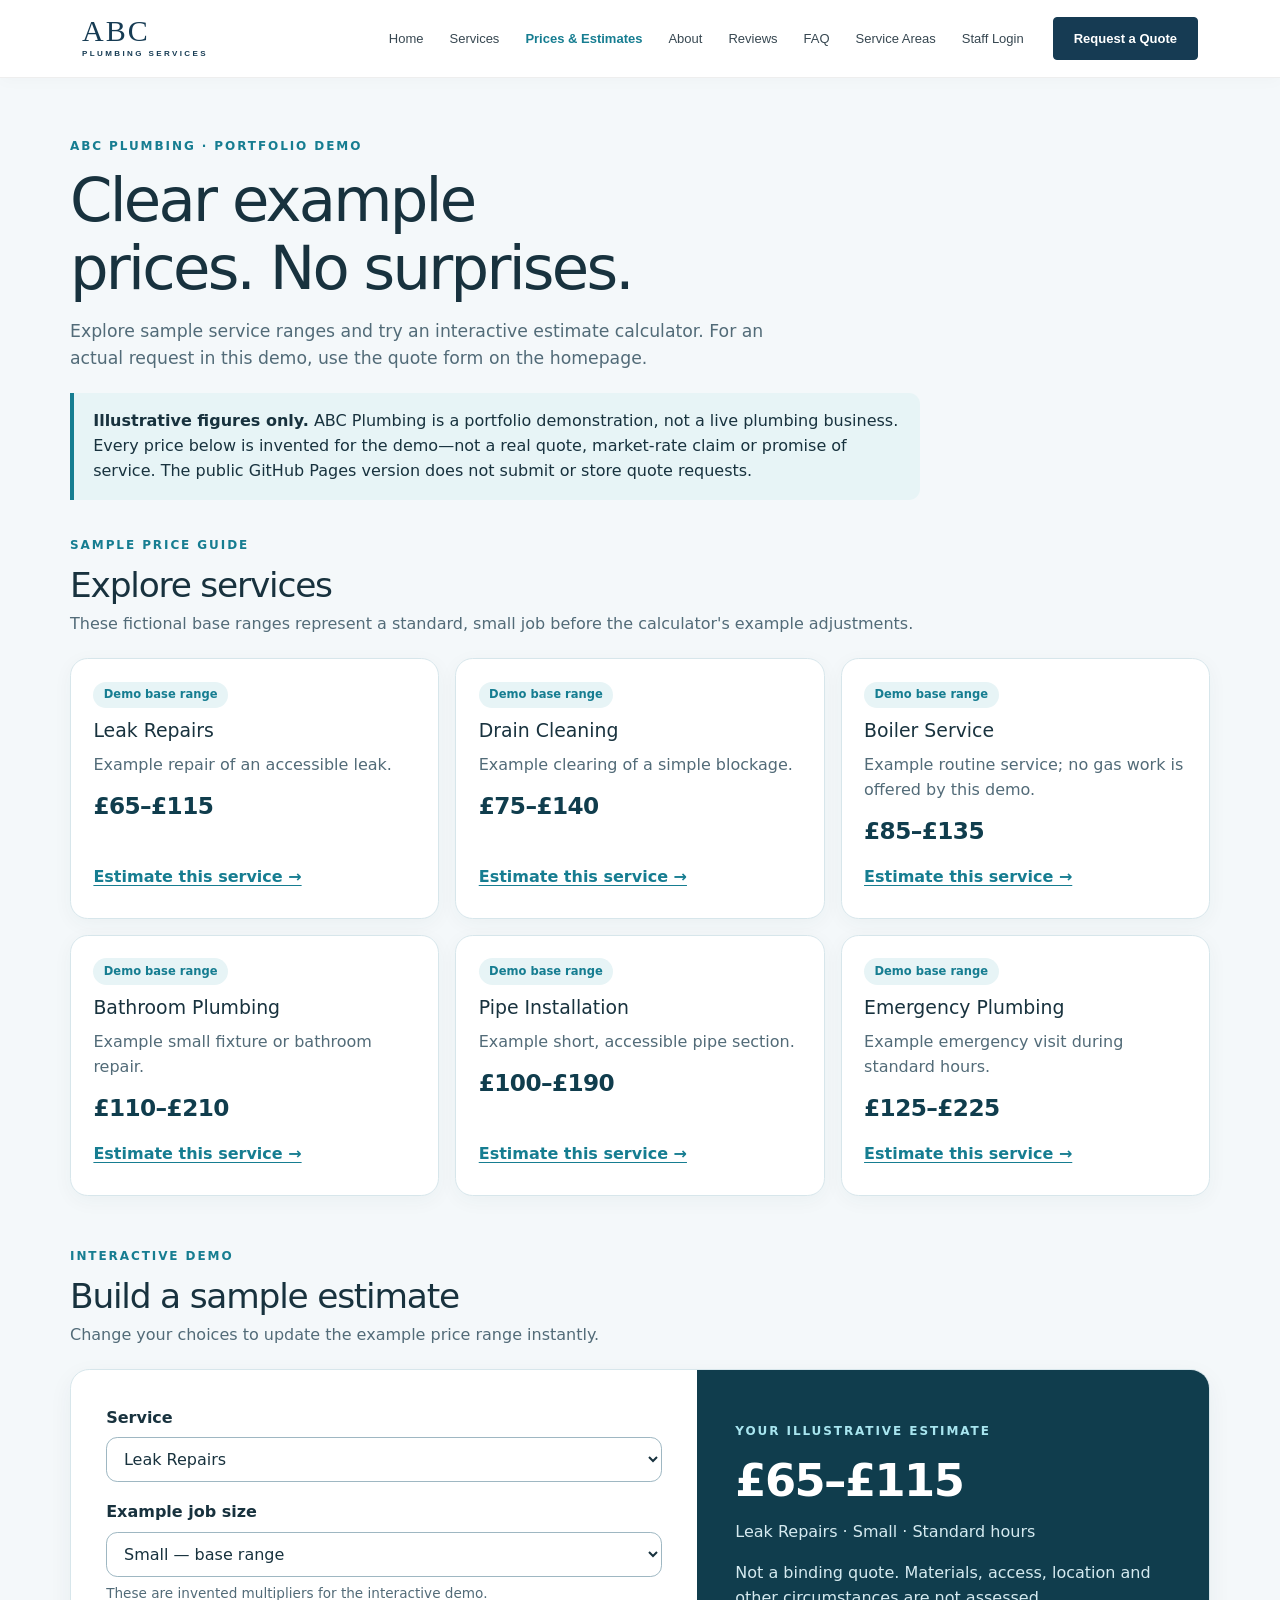
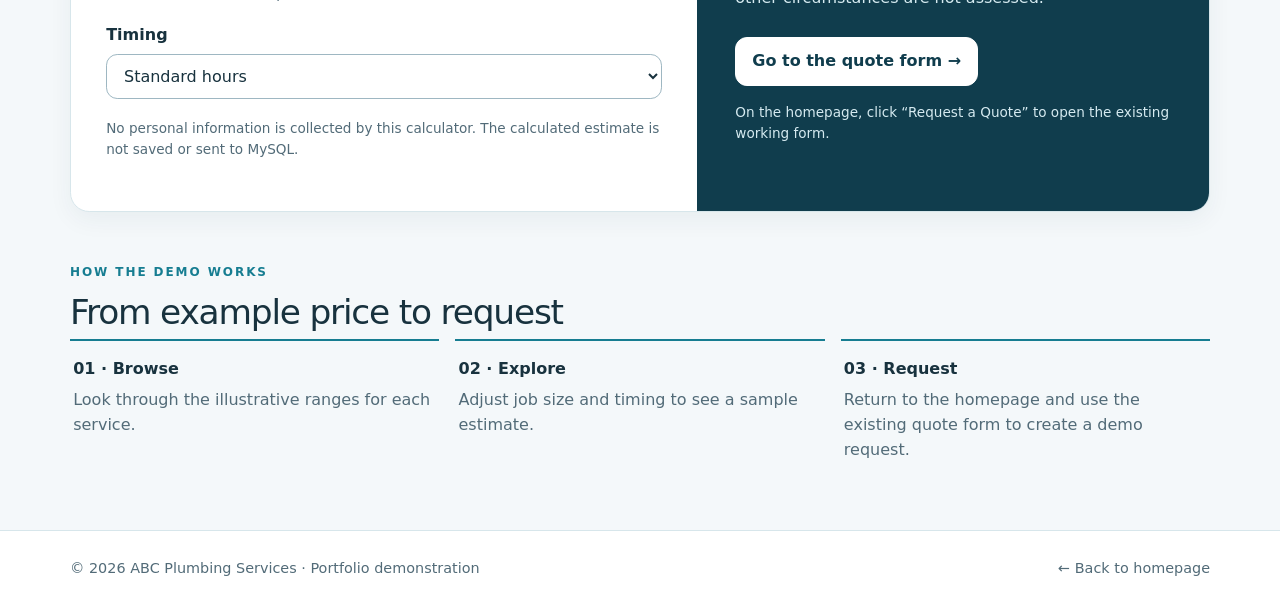
<file: prices.html>
<!DOCTYPE html>
<html lang="en">
<head>
  <meta charset="UTF-8">
  <meta name="viewport" content="width=device-width, initial-scale=1">
  <meta name="description" content="ABC Plumbing portfolio demonstration: interactive example price ranges and estimate calculator.">
  <title>Example Prices &amp; Estimate | ABC Plumbing</title>
<link href="https://cdn.jsdelivr.net/npm/bootstrap@5.3.8/dist/css/bootstrap.min.css" rel="stylesheet">
  <link href="https://cdn.jsdelivr.net/npm/bootstrap-icons@1.11.3/font/bootstrap-icons.min.css" rel="stylesheet">
  <link href="css/style.css" rel="stylesheet">
  <style>
    /* Price-page styles are scoped so the shared homepage navbar keeps its original appearance. */
    :root { color-scheme: light; --price-teal:#167d91; --price-deep:#103d4d; --price-ink:#18323e; --price-muted:#526b78; --price-bg:#f4f8fa; --price-line:#d7e6eb; }
    html { scroll-behavior: smooth; }
    body.prices-page { background:var(--price-bg); color:var(--price-ink); }
    .prices-content, .prices-footer { font: 16px/1.55 system-ui,-apple-system,Segoe UI,Arial,sans-serif; }
    .prices-content *, .prices-footer * { box-sizing:border-box; }
    .prices-shell { width:min(1140px,calc(100% - 2rem)); margin-inline:auto; }
    .navbar .nav-link[aria-current="page"] { color:var(--price-teal); font-weight:700; }
    .prices-content a, .prices-footer a { color:inherit; }
    .prices-content a:hover, .prices-content a:focus-visible, .prices-footer a:hover, .prices-footer a:focus-visible { color:var(--price-teal); }
    .prices-content button, .prices-content select { font:inherit; }
    .prices-hero { padding:3.7rem 0 2.25rem; }
    .prices-content .eyebrow { margin:0 0 .65rem; color:var(--price-teal); font-size:.75rem; font-weight:850; text-transform:uppercase; letter-spacing:.16em; }
    .prices-content h1 { font-size:clamp(2.1rem,5vw,3.8rem); line-height:1.12; letter-spacing:-.045em; margin:0 0 1rem; max-width:15ch; }
    .prices-hero p:last-of-type { color:var(--price-muted); font-size:1.08rem; max-width:65ch; }
    .prices-content .notice { border-left:4px solid var(--price-teal); background:#e7f4f6; padding:1rem 1.2rem; border-radius:0 .7rem .7rem 0; margin:1.35rem 0 0; max-width:850px; }
    .prices-content section { margin-bottom:3.2rem; }
    .prices-content h2 { margin:0 0 .35rem; font-size:clamp(1.55rem,3.5vw,2.15rem); letter-spacing:-.035em; }
    .prices-content .section-intro { margin:.15rem 0 1.35rem; color:var(--price-muted); }
    .prices-content .cards { display:grid; grid-template-columns:repeat(3,minmax(0,1fr)); gap:1rem; }
    .prices-content .price-card { display:flex; flex-direction:column; gap:.65rem; border:1px solid var(--price-line); background:#fff; border-radius:1.1rem; padding:1.4rem; box-shadow:0 5px 20px rgba(16,61,77,.045); }
    .prices-content .price-card h3 { font-size:1.18rem; line-height:1.3; margin:0; }
    .prices-content .price-card p { margin:0; color:var(--price-muted); }
    .prices-content .price-card .price { font-size:1.45rem; font-weight:800; letter-spacing:-.025em; color:var(--price-deep); }
    .prices-content .tag { display:inline-block; align-self:flex-start; color:var(--price-teal); background:#e7f4f6; font-size:.72rem; font-weight:800; border-radius:99px; padding:.27rem .65rem; }
    .prices-content .price-card button { margin-top:auto; align-self:flex-start; border:0; color:var(--price-teal); background:transparent; font-weight:800; cursor:pointer; padding:.35rem 0; text-align:left; text-decoration:underline; text-underline-offset:3px; }
    .prices-content .price-card button:hover, .prices-content .price-card button:focus-visible { color:var(--price-deep); }
    .prices-content .estimate { display:grid; grid-template-columns:minmax(0,1.1fr) minmax(280px,.9fr); border:1px solid var(--price-line); border-radius:1.2rem; overflow:hidden; background:#fff; box-shadow:0 8px 24px rgba(16,61,77,.055); }
    .prices-content .estimate-form { padding:clamp(1.25rem,4vw,2.2rem); }
    .prices-content .field { margin-bottom:1.15rem; }
    .prices-content label { display:block; font-weight:750; margin-bottom:.4rem; }
    .prices-content select { width:100%; border:1px solid #9eb7c2; border-radius:.7rem; padding:.7rem 2.4rem .7rem .8rem; background:#fff; color:var(--price-ink); }
    .prices-content select:focus-visible, .prices-content button:focus-visible, .prices-content a:focus-visible { outline:3px solid #74c4d3; outline-offset:3px; }
    .prices-content .field-help { margin:.4rem 0 0; color:var(--price-muted); font-size:.85rem; }
    .prices-content .estimate-result { display:flex; flex-direction:column; justify-content:center; background:var(--price-deep); color:#fff; padding:clamp(1.4rem,4vw,2.4rem); }
    .prices-content .estimate-result .eyebrow { color:#a8e5ef; }
    .prices-content .amount { font-size:clamp(2rem,4vw,2.8rem); font-weight:850; line-height:1.18; letter-spacing:-.035em; margin:.3rem 0 .75rem; }
    .prices-content .estimate-result p { color:#d5eaf0; }
    .prices-content .price-button { display:inline-flex; justify-content:center; align-items:center; gap:.4rem; border:1px solid var(--price-teal); background:var(--price-teal); color:#fff; border-radius:.75rem; padding:.68rem 1rem; font-weight:750; text-decoration:none; cursor:pointer; }
    .prices-content .estimate-result .price-button { background:#fff; color:var(--price-deep); border-color:#fff; align-self:flex-start; margin-top:.65rem; }
    .prices-content .estimate-result .price-button:hover, .prices-content .estimate-result .price-button:focus-visible { background:#dcf4f7; border-color:#dcf4f7; color:var(--price-deep); }
    .prices-content .fine-print { font-size:.85rem; color:var(--price-muted); margin-top:1rem; }
    .prices-content .steps { display:grid; grid-template-columns:repeat(3,minmax(0,1fr)); gap:1rem; }
    .prices-content .step { border-top:2px solid var(--price-teal); padding:1rem .2rem; }
    .prices-content .step strong { display:block; margin-bottom:.4rem; }
    .prices-content .step p { color:var(--price-muted); margin:0; }
    .prices-footer { border-top:1px solid var(--price-line); background:#fff; padding:1.6rem 0; color:var(--price-muted); font-size:.9rem; }
    .prices-footer .prices-shell { display:flex; flex-wrap:wrap; gap:.6rem; align-items:center; justify-content:space-between; }
    @media(max-width:860px) { .prices-content .cards { grid-template-columns:repeat(2,minmax(0,1fr)); } .prices-content .estimate { grid-template-columns:1fr; } }
    @media(max-width:550px) { .prices-content .cards, .prices-content .steps { grid-template-columns:1fr; } .prices-hero { padding-top:2.3rem; } }

    /* The title arrives from the left on initial page load; subsequent sections still reveal on scroll. */
    .prices-hero > .eyebrow {
      animation: pricesHeroAppear .65s ease-out .05s both;
    }
    .prices-hero > h1 {
      animation: pricesTitleFromLeft .9s cubic-bezier(.2,.75,.2,1) .15s both;
    }
    .prices-hero > p:not(.eyebrow) {
      animation: pricesHeroAppear .7s ease-out .4s both;
    }
    .prices-hero > .notice {
      animation: pricesHeroAppear .7s ease-out .55s both;
    }
    @keyframes pricesTitleFromLeft {
      from { opacity: 0; transform: translate3d(-48px, 0, 0); }
      to { opacity: 1; transform: translate3d(0, 0, 0); }
    }
    @keyframes pricesHeroAppear {
      from { opacity: 0; transform: translate3d(0, 12px, 0); }
      to { opacity: 1; transform: translate3d(0, 0, 0); }
    }
    @media (prefers-reduced-motion: reduce) {
      .prices-hero > .eyebrow,
      .prices-hero > h1,
      .prices-hero > p:not(.eyebrow),
      .prices-hero > .notice { animation: none !important; }
    }

    /* Same gentle scroll reveal as ABC Plumbing's homepage. Content stays visible without JS. */
    html.abc-reveal-enabled .prices-content .abc-reveal-item {
      transition: opacity .7s ease, transform .7s cubic-bezier(.2,.75,.2,1);
      transition-delay: var(--abc-reveal-delay, 0ms);
    }
    html.abc-reveal-enabled .prices-content .abc-reveal-item:not(.abc-reveal-visible) {
      opacity: 0;
      transform: translate3d(0, 24px, 0);
    }
    /* Explore services and its first three cards glide in from the left. */
    html.abc-reveal-enabled .prices-content .abc-reveal-item.prices-slide-left:not(.abc-reveal-visible) {
      transform: translate3d(-48px, 0, 0);
    }
    html.abc-reveal-enabled .prices-content .abc-reveal-item.abc-reveal-visible {
      opacity: 1;
      transform: translate3d(0, 0, 0);
    }
    @media (prefers-reduced-motion: reduce) {
      html.abc-reveal-enabled .prices-content .abc-reveal-item {
        transition: none !important;
        opacity: 1 !important;
        transform: none !important;
      }
    }
  </style>
</head>
<body class="prices-page">
<nav class="navbar navbar-expand-lg bg-white sticky-top" aria-label="Main navigation">



    <div class="container">





        <!-- LOGO -->



        <a

            class="navbar-brand logo"

            href="index.html#home"

            aria-label="ABC Plumbing Services home"

        >



            <span class="logo-main">

                ABC

            </span>



            <span class="logo-small">

                PLUMBING SERVICES

            </span>



        </a>







        <!-- MOBILE BURGER -->



        <button

            class="navbar-toggler"

            type="button"

            data-bs-toggle="collapse"

            data-bs-target="#mainNavbar"

            aria-controls="mainNavbar"

            aria-expanded="false"

            aria-label="Toggle navigation"

        >



            <span class="navbar-toggler-icon"></span>



        </button>







        <!-- NAVIGATION -->



        <div

            class="collapse navbar-collapse"

            id="mainNavbar"

        >



            <ul class="navbar-nav ms-auto align-items-lg-center">





                <li class="nav-item">



                    <a

                        class="nav-link"

                        href="index.html#home"

                    >

                        Home

                    </a>



                </li>





                <li class="nav-item">



                    <a

                        class="nav-link"

                        href="index.html#services"

                    >

                        Services

                    </a>



                </li>

                <li class="nav-item">
                    <a class="nav-link" href="prices.html" aria-current="page">
                        Prices &amp; Estimates
                    </a>
                </li>





                <li class="nav-item">



                    <a

                        class="nav-link"

                        href="index.html#about"

                    >

                        About

                    </a>



                </li>





                <li class="nav-item">



                    <a

                        class="nav-link"

                        href="index.html#reviews"

                    >

                        Reviews

                    </a>



                </li>





                <li class="nav-item">

                    <a class="nav-link" href="index.html#faq">
                        FAQ
                    </a>

                </li>


                <li class="nav-item">



                    <a

                        class="nav-link"

                        href="index.html#areas"

                    >

                        Service Areas

                    </a>



                </li>



                <li class="nav-item">

                    <a class="nav-link staff-link" href="staff_login.php">

                        Staff Login

                    </a>

                </li>



                <li class="nav-item ms-lg-3">



                    <a class="btn nav-quote-button" href="index.html#home" title="Go to the homepage to request a quote">Request a Quote</a>



                </li>





            </ul>



        </div>



    </div>



</nav>
<main class="prices-content">
  <div class="prices-shell">
    <div class="prices-hero">
      <p class="eyebrow">ABC Plumbing · Portfolio demo</p>
      <h1>Clear example prices. No surprises.</h1>
      <p>Explore sample service ranges and try an interactive estimate calculator. For an actual request in this demo, use the quote form on the homepage.</p>
      <div class="notice" role="note"><strong>Illustrative figures only.</strong> ABC Plumbing is a portfolio demonstration, not a live plumbing business. Every price below is invented for the demo—not a real quote, market-rate claim or promise of service. The public GitHub Pages version does not submit or store quote requests.</div>
    </div>

    <section aria-labelledby="prices-heading">
      <p class="eyebrow">Sample price guide</p>
      <h2 id="prices-heading" class="prices-slide-left">Explore services</h2>
      <p class="section-intro">These fictional base ranges represent a standard, small job before the calculator's example adjustments.</p>
      <div class="cards">
        <article class="price-card prices-slide-left"><span class="tag">Demo base range</span><h3>Leak Repairs</h3><p>Example repair of an accessible leak.</p><div class="price">£65–£115</div><button type="button" data-select-service="Leak Repairs">Estimate this service →</button></article>
        <article class="price-card prices-slide-left"><span class="tag">Demo base range</span><h3>Drain Cleaning</h3><p>Example clearing of a simple blockage.</p><div class="price">£75–£140</div><button type="button" data-select-service="Drain Cleaning">Estimate this service →</button></article>
        <article class="price-card prices-slide-left"><span class="tag">Demo base range</span><h3>Boiler Service</h3><p>Example routine service; no gas work is offered by this demo.</p><div class="price">£85–£135</div><button type="button" data-select-service="Boiler Service">Estimate this service →</button></article>
        <article class="price-card"><span class="tag">Demo base range</span><h3>Bathroom Plumbing</h3><p>Example small fixture or bathroom repair.</p><div class="price">£110–£210</div><button type="button" data-select-service="Bathroom Plumbing">Estimate this service →</button></article>
        <article class="price-card"><span class="tag">Demo base range</span><h3>Pipe Installation</h3><p>Example short, accessible pipe section.</p><div class="price">£100–£190</div><button type="button" data-select-service="Pipe Installation">Estimate this service →</button></article>
        <article class="price-card"><span class="tag">Demo base range</span><h3>Emergency Plumbing</h3><p>Example emergency visit during standard hours.</p><div class="price">£125–£225</div><button type="button" data-select-service="Emergency Plumbing">Estimate this service →</button></article>
      </div>
    </section>

    <section id="estimate" aria-labelledby="estimate-heading">
      <p class="eyebrow">Interactive demo</p>
      <h2 id="estimate-heading">Build a sample estimate</h2>
      <p class="section-intro">Change your choices to update the example price range instantly.</p>
      <div class="estimate">
        <form id="estimateForm" class="estimate-form" aria-describedby="estimate-note">
          <div class="field"><label for="service">Service</label><select id="service" name="service" required>
            <option value="Leak Repairs">Leak Repairs</option><option value="Drain Cleaning">Drain Cleaning</option><option value="Boiler Service">Boiler Service</option><option value="Bathroom Plumbing">Bathroom Plumbing</option><option value="Pipe Installation">Pipe Installation</option><option value="Emergency Plumbing">Emergency Plumbing</option>
          </select></div>
          <div class="field"><label for="scope">Example job size</label><select id="scope" name="scope"><option value="1">Small — base range</option><option value="1.4">Medium — +40% example adjustment</option><option value="1.85">Large — +85% example adjustment</option></select><p class="field-help">These are invented multipliers for the interactive demo.</p></div>
          <div class="field"><label for="urgency">Timing</label><select id="urgency" name="urgency"><option value="1">Standard hours</option><option value="1.5">After-hours — +50% example adjustment</option></select></div>
          <p class="fine-print" id="estimate-note">No personal information is collected by this calculator. The calculated estimate is not saved or sent to MySQL.</p>
        </form>
        <div class="estimate-result" aria-live="polite" aria-atomic="true">
          <p class="eyebrow">Your illustrative estimate</p>
          <div id="estimateAmount" class="amount">£65–£115</div>
          <p id="estimateSummary">Leak Repairs · Small · Standard hours</p>
          <p>Not a binding quote. Materials, access, location and other circumstances are not assessed.</p>
          <a class="price-button" id="estimateQuoteButton" href="index.html?quote=1#home">Go to the quote form →</a>
          <p class="fine-print" style="color:#d5eaf0">On the homepage, click “Request a Quote” to open the existing working form.</p>
        </div>
      </div>
    </section>

    <section aria-labelledby="next-heading">
      <p class="eyebrow">How the demo works</p><h2 id="next-heading">From example price to request</h2>
      <div class="steps"><div class="step"><strong>01 · Browse</strong><p>Look through the illustrative ranges for each service.</p></div><div class="step"><strong>02 · Explore</strong><p>Adjust job size and timing to see a sample estimate.</p></div><div class="step"><strong>03 · Request</strong><p>Return to the homepage and use the existing quote form to create a demo request.</p></div></div>
    </section>
  </div>
</main>
<footer class="prices-footer"><div class="prices-shell"><span>© <span id="year">2026</span> ABC Plumbing Services · Portfolio demonstration</span><a href="index.html">← Back to homepage</a></div></footer>
<script src="https://cdn.jsdelivr.net/npm/bootstrap@5.3.8/dist/js/bootstrap.bundle.min.js"></script>
<script src="js/script.js?v=3"></script>
<script>
(function () {
  'use strict';
  const baseRanges = {
    'Leak Repairs': [65, 115],
    'Drain Cleaning': [75, 140],
    'Boiler Service': [85, 135],
    'Bathroom Plumbing': [110, 210],
    'Pipe Installation': [100, 190],
    'Emergency Plumbing': [125, 225]
  };
  const form = document.getElementById('estimateForm');
  const service = document.getElementById('service');
  const scope = document.getElementById('scope');
  const urgency = document.getElementById('urgency');
  const amount = document.getElementById('estimateAmount');
  const summary = document.getElementById('estimateSummary');
  const quoteButton = document.getElementById('estimateQuoteButton');
  const formatter = new Intl.NumberFormat('en-GB', {style: 'currency', currency: 'GBP', maximumFractionDigits: 0});
  document.getElementById('year').textContent = new Date().getFullYear();

  function updateEstimate() {
    const range = baseRanges[service.value];
    if (!range) { amount.textContent = 'Select a service'; summary.textContent = ''; return; }
    const multiplier = Number(scope.value) * Number(urgency.value);
    const lower = Math.round(range[0] * multiplier / 5) * 5;
    const upper = Math.round(range[1] * multiplier / 5) * 5;
    amount.textContent = formatter.format(lower) + '–' + formatter.format(upper);
    const chosenSize = scope.selectedOptions[0].text.split(' — ')[0];
    const chosenTiming = urgency.selectedOptions[0].text.split(' — ')[0];
    summary.textContent = service.value + ' · ' + chosenSize + ' · ' + chosenTiming;
    if (quoteButton) {
      quoteButton.href = 'index.html?quote=1&service=' + encodeURIComponent(service.value) + '#home';
    }
  }
  form.addEventListener('change', updateEstimate);
  form.addEventListener('submit', function (event) {event.preventDefault();});
  document.querySelectorAll('[data-select-service]').forEach(function (button) {
    button.addEventListener('click', function () {
      service.value = button.dataset.selectService;
      urgency.value = '1';
      updateEstimate();
      document.getElementById('estimate').scrollIntoView({behavior: 'smooth', block: 'start'});
      service.focus({preventScroll: true});
    });
  });
  service.addEventListener('change', function () {
    updateEstimate();
  });
  updateEstimate();
})();
</script>

<!-- Animate prices content on scroll, without changing the calculator or navigation. -->
<script>
document.addEventListener('DOMContentLoaded', function () {
  if (!('IntersectionObserver' in window) ||
      (window.matchMedia && window.matchMedia('(prefers-reduced-motion: reduce)').matches)) {
    return;
  }

  const elements = document.querySelectorAll([
    '.prices-content section > .eyebrow',
    '.prices-content section > h2',
    '.prices-content section > .section-intro',
    '.prices-content .price-card',
    '.prices-content .estimate',
    '.prices-content .step'
  ].join(', '));

  if (!elements.length) return;

  const observer = new IntersectionObserver(function (entries, activeObserver) {
    entries.forEach(function (entry) {
      if (!entry.isIntersecting) return;
      entry.target.classList.add('abc-reveal-visible');
      activeObserver.unobserve(entry.target);
    });
  }, { threshold: 0.08, rootMargin: '0px 0px -6% 0px' });

  const firstRowCards = Array.from(document.querySelectorAll('.prices-content .price-card')).slice(0, 3);

  elements.forEach(function (element, index) {
    const firstRowIndex = firstRowCards.indexOf(element);
    let delay = (index % 3) * 65;
    if (element.id === 'prices-heading') delay = 60;
    if (firstRowIndex !== -1) delay = 130 + firstRowIndex * 130;
    element.style.setProperty('--abc-reveal-delay', delay + 'ms');
    element.classList.add('abc-reveal-item');
    observer.observe(element);
  });
  // Observe initially visible elements too, so their entrance is animated on load.
  document.documentElement.classList.add('abc-reveal-enabled');
});
</script>
</body>
</html>
</file>
<file: css/style.css>
/* ==================================================
   GENERAL
================================================== */

* {
    box-sizing: border-box;
}


html {
    scroll-behavior: smooth;
}


body {
    margin: 0;

    font-family: Arial, Helvetica, sans-serif;

    color: #132a3a;

    background: #ffffff;
}


a {
    text-decoration: none;
}


button {
    font-family: inherit;
}


#home,
#services,
#about,
#reviews,
#areas {
    scroll-margin-top: 85px;
}



/* ==================================================
   NAVBAR
================================================== */

.navbar {
    min-height: 74px;

    padding-top: 12px;
    padding-bottom: 12px;

    border-bottom: 1px solid #eeeeee;

    box-shadow:
        0 3px 15px
        rgba(0, 0, 0, 0.025);
}


.logo {
    color: #163b53;
}


.logo:hover {
    color: #163b53;
}


.logo-main {
    display: block;

    font-family:
        Georgia,
        "Times New Roman",
        serif;

    font-size: 30px;

    line-height: 27px;

    letter-spacing: 2px;
}


.logo-small {
    display: block;

    margin-top: 4px;

    font-size: 8px;

    font-weight: 600;

    letter-spacing: 2.4px;
}


.nav-link {
    position: relative;

    margin: 0 5px;

    color: #374751;

    font-size: 13px;

    transition: color 0.2s ease;
}


.nav-link:hover {
    color: #163b53;
}


.nav-link::after {
    content: "";

    position: absolute;

    left: 8px;
    right: 8px;

    bottom: 3px;

    height: 1px;

    background: #163b53;

    transform: scaleX(0);

    transform-origin: left;

    transition:
        transform
        0.25s
        ease;
}


.nav-link:hover::after {
    transform: scaleX(1);
}


.nav-quote-button {
    padding: 11px 20px;

    color: white;

    background: #163b53;

    border: 1px solid #163b53;

    border-radius: 4px;

    font-size: 13px;

    font-weight: 600;

    transition:
        transform 0.25s ease,
        background 0.25s ease,
        box-shadow 0.25s ease;
}


.nav-quote-button:hover {
    color: white;

    background: #102f43;

    border-color: #102f43;

    transform: translateY(-2px);

    box-shadow:
        0 7px 18px
        rgba(22, 59, 83, 0.14);
}



/* ==================================================
   HERO
================================================== */

.hero {
    background: #f7f5f1;

    overflow: hidden;
}


.hero-text-column {
    position: relative;

    z-index: 4;

    min-height: 475px;

    display: flex;

    align-items: center;
}


.hero-content {
    width: 100%;

    max-width: 600px;

    margin-left: auto;

    padding:
        55px
        55px
        55px
        30px;
}



/* SMALL TITLE */

.hero-small-title {
    margin-bottom: 15px;

    color: #52616a;

    font-size: 11px;

    font-weight: 600;

    letter-spacing: 1.7px;

    opacity: 0;

    transform: translateY(15px);

    animation:
        fadeUp
        0.7s
        ease
        forwards;

    animation-delay: 0.15s;
}



/* MAIN TITLE */

.hero h1 {
    margin-bottom: 20px;

    color: #132a3a;

    font-family:
        Georgia,
        "Times New Roman",
        serif;

    font-size:
        clamp(42px, 4vw, 58px);

    font-weight: 400;

    line-height: 1.06;

    opacity: 0;

    transform:
        translateX(-45px);

    animation:
        titleSlide
        0.9s
        cubic-bezier(.22,.61,.36,1)
        forwards;

    animation-delay: 0.25s;
}



/* TITLE HIGHLIGHT */

.title-highlight {
    position: relative;

    display: inline-block;

    z-index: 1;
}


.title-highlight::after {
    content: "";

    position: absolute;

    left: 0;

    bottom: 3px;

    width: 100%;

    height: 8px;

    background:
        rgba(22, 59, 83, 0.10);

    z-index: -1;

    transform: scaleX(0);

    transform-origin: left;

    animation:
        underlineReveal
        0.8s
        ease
        forwards;

    animation-delay: 1s;
}



/* DESCRIPTION */

.hero-description {
    max-width: 450px;

    margin-bottom: 28px;

    color: #5d666c;

    font-size: 16px;

    line-height: 1.65;

    opacity: 0;

    transform:
        translateY(20px);

    animation:
        fadeUp
        0.8s
        ease
        forwards;

    animation-delay: 0.55s;
}



/* HERO BUTTONS */

.hero-buttons {
    opacity: 0;

    transform:
        translateY(20px);

    animation:
        fadeUp
        0.8s
        ease
        forwards;

    animation-delay: 0.75s;
}



/* ==================================================
   BUTTONS
================================================== */

.primary-button {
    position: relative;

    overflow: hidden;

    padding: 12px 25px;

    color: white;

    background: #163b53;

    border: 1px solid #163b53;

    border-radius: 4px;

    font-size: 13px;

    font-weight: 600;

    transition:
        transform 0.25s ease,
        box-shadow 0.25s ease,
        background 0.25s ease;
}


.primary-button:hover {
    color: white;

    background: #102f43;

    border-color: #102f43;

    transform:
        translateY(-3px);

    box-shadow:
        0 8px 20px
        rgba(22, 59, 83, 0.16);
}


.secondary-button {
    position: relative;

    overflow: hidden;

    padding: 12px 25px;

    color: #163b53;

    background: transparent;

    border: 1px solid #a9b0b4;

    border-radius: 4px;

    font-size: 13px;

    font-weight: 600;

    transition:
        transform 0.25s ease,
        box-shadow 0.25s ease,
        background 0.25s ease;
}


.secondary-button:hover {
    color: #163b53;

    background:
        rgba(255,255,255,0.45);

    border-color: #7f898f;

    transform:
        translateY(-3px);

    box-shadow:
        0 8px 20px
        rgba(22,59,83,0.12);
}



/* ==================================================
   HERO IMAGE
================================================== */

.hero-image-wrapper {
    position: relative;

    min-height: 475px;

    overflow: hidden;
}


.hero-image {
    display: block;

    width: 100%;

    height: 475px;

    object-fit: cover;

    object-position: center;

    opacity: 0;

    transform:
        scale(1.05)
        translateX(50px);

    animation:
        imageReveal
        1.1s
        cubic-bezier(.22,.61,.36,1)
        forwards;

    animation-delay: 0.2s;
}



/* FADE */

.hero-image-wrapper::before {
    content: "";

    position: absolute;

    top: 0;
    bottom: 0;
    left: 0;

    width: 40%;

    z-index: 2;

    pointer-events: none;

    background:
        linear-gradient(
            to right,

            #f7f5f1 0%,

            rgba(247,245,241,0.98) 12%,

            rgba(247,245,241,0.88) 30%,

            rgba(247,245,241,0.58) 53%,

            rgba(247,245,241,0.22) 76%,

            rgba(247,245,241,0) 100%
        );
}



/* ==================================================
   QUICK SERVICES
================================================== */

.quick-services {
    padding:
        28px
        0
        20px;

    background: white;
}


.quick-service {
    min-height: 145px;

    padding: 15px 18px;

    text-align: center;

    border-right:
        1px
        solid
        #ececec;

    opacity: 0;

    transform:
        translateY(25px);

    animation:
        serviceReveal
        0.7s
        ease
        forwards;
}


.quick-service:nth-child(1) {
    animation-delay: 0.85s;
}


.quick-service:nth-child(2) {
    animation-delay: 0.95s;
}


.quick-service:nth-child(3) {
    animation-delay: 1.05s;
}


.quick-service:nth-child(4) {
    animation-delay: 1.15s;
}


.quick-service:nth-child(5) {
    animation-delay: 1.25s;
}


.quick-service:last-child {
    border-right: none;
}


.quick-icon {
    min-height: 38px;

    margin-bottom: 9px;

    display: flex;

    align-items: center;

    justify-content: center;
}


.quick-icon i {
    color: #163b53;

    font-size: 26px;

    transition:
        transform
        0.3s
        ease;
}


.quick-service:hover .quick-icon i {
    transform:
        translateY(-4px)
        scale(1.08);
}


.quick-service h3 {
    margin-bottom: 7px;

    color: #132a3a;

    font-family:
        Georgia,
        "Times New Roman",
        serif;

    font-size: 16px;

    font-weight: 400;
}


.quick-service p {
    max-width: 175px;

    margin: auto;

    color: #70787c;

    font-size: 11px;

    line-height: 1.55;
}



/* ==================================================
   TRUST BAR
================================================== */

.trust-section {
    padding:
        5px
        0
        50px;
}


.trust-bar {
    min-height: 95px;

    padding: 20px 28px;

    display: flex;

    align-items: center;

    justify-content: space-between;

    gap: 30px;

    color: white;

    background: #163b53;

    border-radius: 6px;

    opacity: 0;

    transform:
        translateY(25px);

    animation:
        trustReveal
        0.8s
        ease
        forwards;

    animation-delay: 1.35s;
}


.trust-info {
    display: flex;

    align-items: center;

    gap: 18px;
}


.trust-icon {
    flex-shrink: 0;

    width: 52px;

    height: 52px;

    display: flex;

    align-items: center;

    justify-content: center;

    border:
        1px
        solid
        rgba(255,255,255,0.55);

    border-radius: 50%;
}


.trust-icon i {
    font-size: 24px;
}


.trust-info h3 {
    margin-bottom: 4px;

    font-family:
        Georgia,
        "Times New Roman",
        serif;

    font-size: 19px;

    font-weight: 400;
}


.trust-info p {
    margin-bottom: 0;

    font-size: 11px;

    opacity: 0.85;
}


.rating-area {
    display: flex;

    align-items: center;

    gap: 17px;
}


.green-stars {
    display: flex;

    gap: 4px;
}


.green-stars span {
    width: 31px;

    height: 31px;

    display: flex;

    align-items: center;

    justify-content: center;

    color: white;

    background: #00b67a;

    font-size: 21px;

    line-height: 1;

    transition:
        transform
        0.25s
        ease;
}


.green-stars span:hover {
    transform:
        translateY(-3px)
        rotate(-4deg);
}


.rating-text {
    display: flex;

    flex-direction: column;
}


.rating-text strong {
    font-size: 23px;
}


.rating-text small {
    font-size: 10px;
}



/* ==================================================
   GENERIC SECTION TITLE
================================================== */

.section-title {
    margin-bottom: 30px;

    text-align: center;
}


.section-title h2 {
    margin-bottom: 5px;

    color: #132a3a;

    font-family:
        Georgia,
        "Times New Roman",
        serif;

    font-size: 34px;

    font-weight: 400;
}


.section-eyebrow {
    margin-bottom: 10px;

    color: #64747c;

    font-size: 10px;

    font-weight: 600;

    letter-spacing: 2px;
}


.title-line {
    width: 35px;

    height: 1px;

    margin:
        0
        auto
        10px;

    background: #163b53;
}


.section-title > p:last-child {
    margin-bottom: 0;

    color: #70787c;

    font-size: 12px;
}



/* ==================================================
   SERVICES
================================================== */

.services-section {
    padding-bottom: 70px;
}


.service-card {
    height: 100%;

    min-height: 160px;

    padding: 24px;

    display: flex;

    gap: 18px;

    background: white;

    border:
        1px
        solid
        #eeeeec;

    border-radius: 5px;

    transition:
        transform 0.3s ease,
        box-shadow 0.3s ease,
        border-color 0.3s ease;
}


.service-card:hover {
    transform:
        translateY(-7px);

    border-color: #cbd4d8;

    box-shadow:
        0
        16px
        35px
        rgba(22,59,83,0.10);
}


.service-icon {
    flex-shrink: 0;

    width: 53px;

    height: 53px;

    display: flex;

    align-items: center;

    justify-content: center;

    border:
        1px
        solid
        #bcc7cc;

    border-radius: 50%;

    transition:
        transform 0.3s ease,
        background 0.3s ease;
}


.service-icon i {
    color: #163b53;

    font-size: 22px;

    line-height: 1;
}


.service-card:hover .service-icon {
    transform:
        rotate(-6deg)
        scale(1.05);

    background: #f7f5f1;
}


.service-card h3 {
    margin-bottom: 7px;

    color: #132a3a;

    font-family:
        Georgia,
        "Times New Roman",
        serif;

    font-size: 17px;

    font-weight: 400;
}


.service-card p {
    margin-bottom: 12px;

    color: #70787c;

    font-size: 11px;

    line-height: 1.6;
}


.service-link {
    padding: 0;

    color: #163b53;

    background: none;

    border: none;

    font-size: 11px;

    font-weight: 600;

    cursor: pointer;
}


.service-link span {
    display: inline-block;

    margin-left: 4px;

    transition:
        transform
        0.25s
        ease;
}


.service-link:hover span {
    transform:
        translateX(5px);
}


.service-link:focus-visible {
    outline:
        2px
        solid
        #163b53;

    outline-offset: 4px;

    border-radius: 2px;
}



/* ==================================================
   ABOUT
================================================== */

.about-section {
    padding: 85px 0;

    background: #f7f5f1;
}


.about-visual {
    position: relative;

    min-height: 390px;

    display: flex;

    align-items: center;

    justify-content: center;

    overflow: hidden;

    background:
        linear-gradient(
            145deg,
            #163b53,
            #274f65
        );

    border-radius: 6px;
}


.about-icon-large {
    color:
        rgba(255,255,255,0.18);

    font-size: 165px;

    transform:
        rotate(-5deg);
}


.experience-card {
    position: absolute;

    right: 25px;

    bottom: 25px;

    width: 205px;

    padding: 20px;

    display: flex;

    flex-direction: column;

    background: #ffffff;

    border-radius: 5px;

    box-shadow:
        0
        15px
        35px
        rgba(0,0,0,0.13);
}


.experience-card strong {
    color: #163b53;

    font-family:
        Georgia,
        "Times New Roman",
        serif;

    font-size: 28px;

    font-weight: 400;
}


.experience-card span {
    margin-top: 4px;

    color: #717b80;

    font-size: 11px;
}


.about-content h2 {
    margin-bottom: 20px;

    color: #132a3a;

    font-family:
        Georgia,
        "Times New Roman",
        serif;

    font-size:
        clamp(35px, 4vw, 48px);

    font-weight: 400;
}


.about-intro {
    margin-bottom: 28px;

    color: #647077;

    font-size: 14px;

    line-height: 1.8;
}


.about-points {
    display: flex;

    flex-direction: column;

    gap: 18px;
}


.about-point {
    display: flex;

    align-items: flex-start;

    gap: 14px;
}


.about-point > i {
    margin-top: 2px;

    color: #163b53;

    font-size: 20px;
}


.about-point h3 {
    margin-bottom: 3px;

    color: #132a3a;

    font-family:
        Georgia,
        serif;

    font-size: 16px;

    font-weight: 400;
}


.about-point p {
    margin: 0;

    color: #747e83;

    font-size: 11px;
}



/* ==================================================
   REVIEWS
================================================== */

.reviews-section {
    padding: 80px 0;

    background: #ffffff;
}


.customer-review {
    height: 100%;

    padding: 30px;

    background: #ffffff;

    border:
        1px
        solid
        #e8ebec;

    border-radius: 6px;

    transition:
        transform 0.3s ease,
        box-shadow 0.3s ease;
}


.customer-review:hover {
    transform:
        translateY(-6px);

    box-shadow:
        0
        15px
        35px
        rgba(22,59,83,0.09);
}


.review-stars {
    color: #00b67a;

    font-size: 18px;

    letter-spacing: 2px;
}


.customer-review > p {
    min-height: 75px;

    margin:
        18px
        0
        22px;

    color: #626e74;

    font-family:
        Georgia,
        serif;

    font-size: 14px;

    font-style: italic;

    line-height: 1.7;
}


.customer-name {
    display: flex;

    align-items: center;

    gap: 12px;
}


.customer-avatar {
    width: 40px;

    height: 40px;

    flex-shrink: 0;

    display: flex;

    align-items: center;

    justify-content: center;

    color: white;

    background: #163b53;

    border-radius: 50%;

    font-family:
        Georgia,
        serif;
}


.customer-name div:last-child {
    display: flex;

    flex-direction: column;
}


.customer-name strong {
    color: #132a3a;

    font-size: 12px;
}


.customer-name span {
    color: #8a9397;

    font-size: 10px;
}



/* ==================================================
   SERVICE AREAS
================================================== */

.areas-section {
    padding: 80px 0;

    background: #f4f8fa;
}


.areas-section h2 {
    margin-bottom: 18px;

    color: #132a3a;

    font-family:
        Georgia,
        "Times New Roman",
        serif;

    font-size:
        clamp(34px, 4vw, 47px);

    font-weight: 400;

    line-height: 1.1;
}


.areas-description {
    max-width: 480px;

    margin-bottom: 25px;

    color: #69757b;

    font-size: 13px;

    line-height: 1.8;
}


.areas-grid {
    display: grid;

    grid-template-columns:
        repeat(2, 1fr);

    gap: 10px;
}


.area-item {
    width: 100%;

    padding: 15px 16px;

    display: flex;

    align-items: center;

    gap: 10px;

    color: #374951;

    background: white;

    border:
        1px
        solid
        #e7ebed;

    border-radius: 5px;

    font-size: 12px;

    text-align: left;

    cursor: pointer;

    transition:
        transform 0.25s ease,
        border-color 0.25s ease,
        box-shadow 0.25s ease,
        background 0.25s ease;
}


.area-item:hover {
    transform:
        translateX(4px);

    border-color: #bcc9cf;

    box-shadow:
        0
        7px
        18px
        rgba(22,59,83,0.06);
}


.area-item:focus-visible {
    outline:
        2px
        solid
        #163b53;

    outline-offset: 2px;
}


.area-item.active {
    color: white;

    background: #163b53;

    border-color: #163b53;
}


.area-item i {
    color: #163b53;

    font-size: 17px;
}


.area-item.active i {
    color: white;
}



/* ==================================================
   MAP
================================================== */

.map-wrapper {
    overflow: hidden;

    background: white;

    border:
        1px
        solid
        #e1e7ea;

    border-radius: 8px;

    box-shadow:
        0
        16px
        40px
        rgba(22,59,83,0.08);
}


#serviceMap {
    width: 100%;

    height: 470px;

    z-index: 1;
}



/* Custom map marker */

.custom-map-marker {
    background: transparent;

    border: none;
}


.map-marker-dot {
    width: 34px;

    height: 34px;

    display: flex;

    align-items: center;

    justify-content: center;

    color: white;

    background: #163b53;

    border:
        3px
        solid
        white;

    border-radius:
        50%
        50%
        50%
        0;

    box-shadow:
        0
        4px
        12px
        rgba(0,0,0,0.25);

    transform:
        rotate(-45deg);
}


.map-marker-dot i {
    font-size: 15px;

    transform:
        rotate(45deg);
}


.leaflet-popup-content-wrapper {
    border-radius: 6px;

    box-shadow:
        0
        8px
        25px
        rgba(22,59,83,0.16);
}


.leaflet-popup-content {
    margin:
        14px
        16px;

    font-family:
        Arial,
        Helvetica,
        sans-serif;

    color: #59676e;

    font-size: 12px;

    line-height: 1.5;
}


.leaflet-popup-content strong {
    color: #132a3a;

    font-family:
        Georgia,
        serif;

    font-size: 15px;

    font-weight: 400;
}



/* ==================================================
   FINAL CTA
================================================== */

.final-cta {
    padding:
        55px
        0
        65px;

    background: #ffffff;
}


.final-cta-box {
    padding:
        38px
        45px;

    display: flex;

    align-items: center;

    justify-content: space-between;

    gap: 40px;

    color: white;

    background: #163b53;

    border-radius: 8px;
}


.final-cta-box .section-eyebrow {
    margin-bottom: 7px;

    color:
        rgba(255,255,255,0.65);
}


.final-cta-box h2 {
    margin-bottom: 10px;

    color: white;

    font-family:
        Georgia,
        "Times New Roman",
        serif;

    font-size:
        clamp(28px, 3vw, 38px);

    font-weight: 400;
}


.final-cta-box p {
    max-width: 620px;

    margin: 0;

    color:
        rgba(255,255,255,0.75);

    font-size: 12px;

    line-height: 1.7;
}


.final-cta-button {
    flex-shrink: 0;

    padding:
        13px
        25px;

    color: #163b53;

    background: white;

    border:
        1px
        solid
        white;

    border-radius: 4px;

    font-size: 12px;

    font-weight: 600;

    transition:
        transform 0.25s ease,
        box-shadow 0.25s ease;
}


.final-cta-button:hover {
    color: #163b53;

    background: white;

    border-color: white;

    transform:
        translateY(-3px);

    box-shadow:
        0
        10px
        25px
        rgba(0,0,0,0.15);
}



/* ==================================================
   FOOTER
================================================== */

.site-footer {
    padding: 30px 0;

    color: white;

    background: #132a3a;
}


.footer-logo {
    color: white;

    font-family:
        Georgia,
        serif;

    font-size: 25px;

    letter-spacing: 2px;
}


.footer-logo:hover {
    color: white;
}


.footer-logo span {
    display: block;

    margin-top: 3px;

    font-family:
        Arial,
        Helvetica,
        sans-serif;

    font-size: 7px;

    font-weight: 600;

    letter-spacing: 2px;
}


.footer-text {
    margin: 0;

    color:
        rgba(255,255,255,0.65);

    font-size: 10px;
}



/* ==================================================
   QUOTE MODAL
================================================== */

.quote-modal {
    overflow: hidden;

    border: none;

    border-radius: 8px;

    box-shadow:
        0
        25px
        80px
        rgba(22,59,83,0.22);
}


.quote-modal .modal-header {
    padding:
        28px
        32px
        18px;

    align-items: flex-start;

    border-bottom: none;

    background: #f7f5f1;
}


.modal-small-title {
    margin-bottom: 5px;

    color: #68777f;

    font-size: 9px;

    font-weight: 600;

    letter-spacing: 2px;
}


.quote-modal .modal-title {
    color: #132a3a;

    font-family:
        Georgia,
        "Times New Roman",
        serif;

    font-size: 29px;

    font-weight: 400;
}


.quote-modal .modal-body {
    padding:
        20px
        32px
        32px;
}


.quote-intro {
    margin-bottom: 24px;

    color: #69757b;

    font-size: 12px;

    line-height: 1.6;
}


.quote-modal .form-label {
    margin-bottom: 6px;

    color: #394b54;

    font-size: 11px;

    font-weight: 600;
}


.form-help {
    display: block;

    margin-top: 5px;

    color: #90999d;

    font-size: 9px;
}


.quote-modal .form-control,
.quote-modal .form-select {
    min-height: 45px;

    padding:
        10px
        13px;

    color: #374950;

    background-color: white;

    border:
        1px
        solid
        #d9dfe2;

    border-radius: 4px;

    font-size: 13px;

    box-shadow: none;
}


.quote-modal textarea.form-control {
    min-height: 110px;

    resize: vertical;
}


.quote-modal .form-control:focus,
.quote-modal .form-select:focus {
    border-color: #163b53;

    box-shadow:
        0
        0
        0
        3px
        rgba(22,59,83,0.08);
}


.quote-modal .form-check-label {
    color: #5e6c73;

    font-size: 12px;
}


.quote-modal .form-check-input:checked {
    background-color: #163b53;

    border-color: #163b53;
}


.postcode-input {
    text-transform: uppercase;
}


.quote-submit {
    min-width: 190px;
}


.form-success-message {
    padding:
        14px
        16px;

    display: flex;

    align-items: center;

    gap: 12px;

    color: #175541;

    background: #edf8f3;

    border:
        1px
        solid
        #ccebdd;

    border-radius: 5px;
}


.form-success-message i {
    font-size: 24px;
}


.form-success-message strong {
    display: block;

    font-size: 13px;
}


.form-success-message p {
    margin:
        2px
        0
        0;

    font-size: 11px;
}



/* ==================================================
   ANIMATIONS
================================================== */

@keyframes titleSlide {

    from {
        opacity: 0;

        transform:
            translateX(-45px);
    }

    to {
        opacity: 1;

        transform:
            translateX(0);
    }

}


@keyframes imageReveal {

    from {
        opacity: 0;

        transform:
            scale(1.05)
            translateX(50px);
    }

    to {
        opacity: 1;

        transform:
            scale(1)
            translateX(0);
    }

}


@keyframes fadeUp {

    from {
        opacity: 0;

        transform:
            translateY(20px);
    }

    to {
        opacity: 1;

        transform:
            translateY(0);
    }

}


@keyframes serviceReveal {

    from {
        opacity: 0;

        transform:
            translateY(25px);
    }

    to {
        opacity: 1;

        transform:
            translateY(0);
    }

}


@keyframes trustReveal {

    from {
        opacity: 0;

        transform:
            translateY(25px);
    }

    to {
        opacity: 1;

        transform:
            translateY(0);
    }

}


@keyframes underlineReveal {

    from {
        transform:
            scaleX(0);
    }

    to {
        transform:
            scaleX(1);
    }

}



/* ==================================================
   SMALLER LAPTOPS
================================================== */

@media (max-width: 1200px) {

    .navbar .container,
    .quick-services .container,
    .trust-section .container,
    .services-section .container,
    .about-section .container,
    .reviews-section .container,
    .areas-section .container,
    .final-cta .container {
        max-width: 94%;
    }


    .nav-link {
        margin-left: 2px;

        margin-right: 2px;

        font-size: 12px;
    }


    .hero-content {
        padding-left: 25px;

        padding-right: 35px;
    }


    .hero h1 {
        font-size: 48px;
    }


    .hero-description {
        max-width: 400px;

        font-size: 14px;
    }


    .quick-service {
        padding-left: 10px;

        padding-right: 10px;
    }


    .service-card {
        padding: 20px;
    }

}



/* ==================================================
   TABLET / SMALL DEVICES
================================================== */

@media (max-width: 991px) {

    .navbar-collapse {
        padding-top: 15px;

        padding-bottom: 15px;
    }


    .nav-link {
        margin: 2px 0;

        padding:
            8px
            0;
    }


    .nav-link::after {
        display: none;
    }


    .nav-quote-button {
        margin-top: 10px;
    }


    .hero-text-column {
        min-height: auto;
    }


    .hero-content {
        max-width: 100%;

        margin: 0;

        padding:
            55px
            6%;
    }


    .hero h1 {
        font-size: 48px;
    }


    .hero-image-wrapper {
        min-height: 380px;
    }


    .hero-image {
        height: 380px;
    }



    /* fade top to bottom */

    .hero-image-wrapper::before {
        top: 0;

        right: 0;

        bottom: auto;

        left: 0;

        width: 100%;

        height: 35%;

        background:
            linear-gradient(
                to bottom,

                #f7f5f1 0%,

                rgba(247,245,241,0.80) 40%,

                rgba(247,245,241,0) 100%
            );
    }


    .quick-service {
        border-bottom:
            1px
            solid
            #ececec;
    }


    .trust-bar {
        flex-direction: column;

        align-items: flex-start;
    }


    .about-visual {
        min-height: 340px;
    }


    #serviceMap {
        height: 430px;
    }


    .final-cta-box {
        flex-direction: column;

        align-items: flex-start;
    }

}



/* ==================================================
   MOBILE
================================================== */

@media (max-width: 576px) {

    .logo-main {
        font-size: 25px;
    }


    .logo-small {
        font-size: 7px;
    }


    .hero-content {
        padding:
            50px
            6%;
    }


    .hero h1 {
        font-size: 39px;
    }


    .hero-description {
        font-size: 14px;
    }


    .hero-buttons {
        width: 100%;
    }


    .hero-buttons .primary-button,
    .hero-buttons .secondary-button {
        width: 100%;

        text-align: center;
    }


    .hero-image-wrapper {
        min-height: 300px;
    }


    .hero-image {
        height: 300px;
    }


    .quick-service {
        min-height: 135px;
    }


    .trust-bar {
        padding: 22px;
    }


    .rating-area {
        flex-direction: column;

        align-items: flex-start;
    }


    .green-stars span {
        width: 27px;

        height: 27px;

        font-size: 18px;
    }


    .about-section,
    .reviews-section,
    .areas-section {
        padding:
            60px
            0;
    }


    .about-visual {
        min-height: 290px;
    }


    .about-icon-large {
        font-size: 110px;
    }


    .experience-card {
        right: 15px;

        bottom: 15px;

        width: 180px;
    }


    .areas-grid {
        grid-template-columns: 1fr;
    }


    #serviceMap {
        height: 350px;
    }


    .final-cta {
        padding:
            40px
            0;
    }


    .final-cta-box {
        padding:
            32px
            25px;
    }


    .final-cta-button {
        width: 100%;

        text-align: center;
    }


    .quote-modal .modal-header {
        padding:
            24px
            20px
            15px;
    }


    .quote-modal .modal-body {
        padding:
            18px
            20px
            25px;
    }


    .quote-submit {
        width: 100%;
    }

}



/* ==================================================
   ACCESSIBILITY - REDUCED MOTION
================================================== */

@media (prefers-reduced-motion: reduce) {

    html {
        scroll-behavior: auto;
    }


    *,
    *::before,
    *::after {
        animation-duration: 0.01ms !important;

        animation-iteration-count: 1 !important;

        transition-duration: 0.01ms !important;
    }

}
</file>
